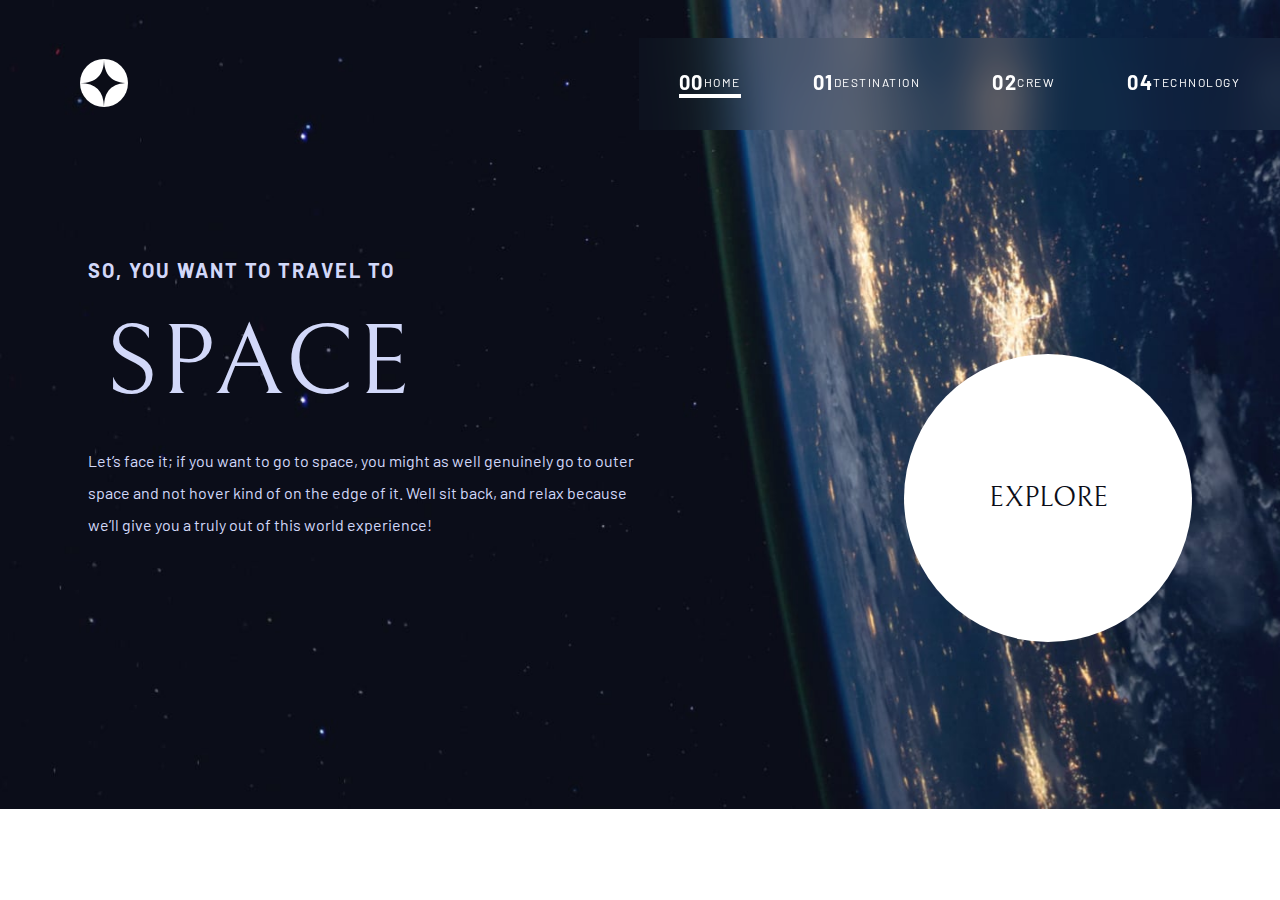
<file: index.html>
<!DOCTYPE html>
<html lang="en">
<head>
  <meta charset="UTF-8">
  <meta name="viewport" content="width=device-width, initial-scale=1.0">
  <link rel="stylesheet" href="css/style.css">
  <script src="js/main.js" defer></script>

  <link rel="icon" type="image/png" sizes="32x32" href="./assets/favicon-32x32.png">
  
  <title>Frontend Mentor | Space tourism website</title>
</head>
<body>
  <div class="body_wrapper">
      <nav class="navigaton_top">
          <div class="navigation__logo"><img src="starter-code/assets/shared/logo.svg" alt=""></div>
          <div class="nav">
            <ul class="navigation__menu">
                <li class="active navigation-list"><a href="#"><strong>00 </strong>Home</a> </li>
                <li class="navigation-list"><a href="destination.html"><strong>01 </strong>Destination</a></li>
                <li class="navigation-list"><a href="crew.html"><strong>02 </strong>Crew</a></li>
                <li class="navigation-list"><a href="technology.html"><strong>04 </strong>Technology</a></li>
            </ul>
        </div>
         <!-- Mobile -->
         <div class="nav_burger  " id="mySidenav" >
          <div  class="menu_btn--lines" id="menu_lines"></div>
      </div>
            
      </nav>
      <div class="index__main">
          <div class="index__main--content">
              <h1>  So, you want to travel to <br><span>Space</span></h1>
              <p>Let’s face it; if you want to go to space, you might as well genuinely go to 
                outer space and not hover kind of on the edge of it. Well sit back, and relax 
                because we’ll give you a truly out of this world experience!</p>
          </div>
          <div class="index__main--btn">
            <a href="destination.html"><div class="index__main--explore">Explore</div></a>
          </div>
            
          
      </div>
  </div>









</body>
</html>
</file>
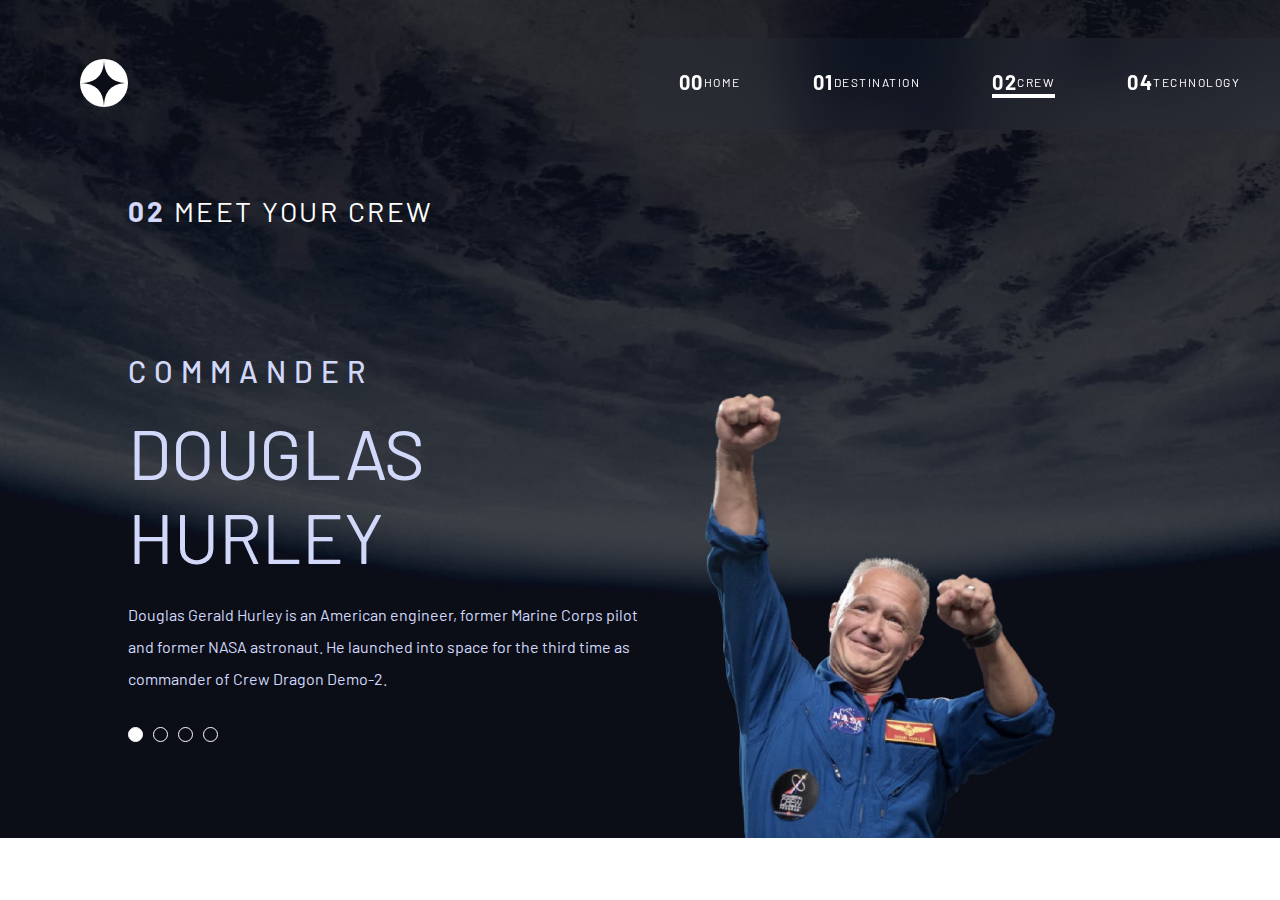
<file: crew.html>
<!DOCTYPE html>
<html lang="en">
<head>
    <meta charset="UTF-8">
    <meta http-equiv="X-UA-Compatible" content="IE=edge">
    <link rel="stylesheet" href="css/style.css">
    <script src="js/main.js" defer></script>
    <meta name="viewport" content="width=device-width, initial-scale=1.0">
    <title>Document</title>
</head>
<body>
    <div class="body_wrapper--crew">
        
        <nav class="navigaton_top">
            <div class="navigation__logo"><img src="starter-code/assets/shared/logo.svg" alt=""></div>
            <div class="nav">
              <ul class="navigation__menu">
                  <li class=" navigation-list"><a href="#"><strong>00 </strong>Home</a> </li>
                  <li class="navigation-list"><a href="destination.html"><strong>01 </strong>Destination</a></li>
                  <li class="navigation-list active"><a href="crew.html"><strong>02 </strong>Crew</a></li>
                  <li class="navigation-list"><a href="technology.html"><strong>04 </strong>Technology</a></li>
              </ul>
          </div>
           <!-- Mobile -->
           <div class="nav_burger  " id="mySidenav" >
            <div  class="menu_btn--lines" id="menu_lines"></div>
        </div>
              
        </nav>
        <div class="crew__main">
            <h2><span>02 </span>MEET YOUR CREW</h2>
            <div class="crew__main--grid">
                <div class="crew__main--content">               
                        <h4 id='crew__title'>COMMANDER</h4>
                        <h2 id='crew__name'>DOUGLAS HURLEY</h2>
                        <p id='crew__desc'>Douglas Gerald Hurley is an American engineer, former Marine Corps pilot and former NASA astronaut. He launched into space for the third time as commander of Crew Dragon Demo-2.</p>
                    <div class="crew__radio-btns">
                        <div class="radio-btn active "></div>
                        <div class="radio-btn"></div>
                        <div class="radio-btn "></div>
                        <div class="radio-btn"></div>
                    </div>              
                </div>
                <div class="crew__img"><img src="starter-code/assets/crew/image-douglas-hurley.webp" alt="" id="crew__member--img"></div>
            </div>
        </div>
          
         
</body>
</html>
</file>
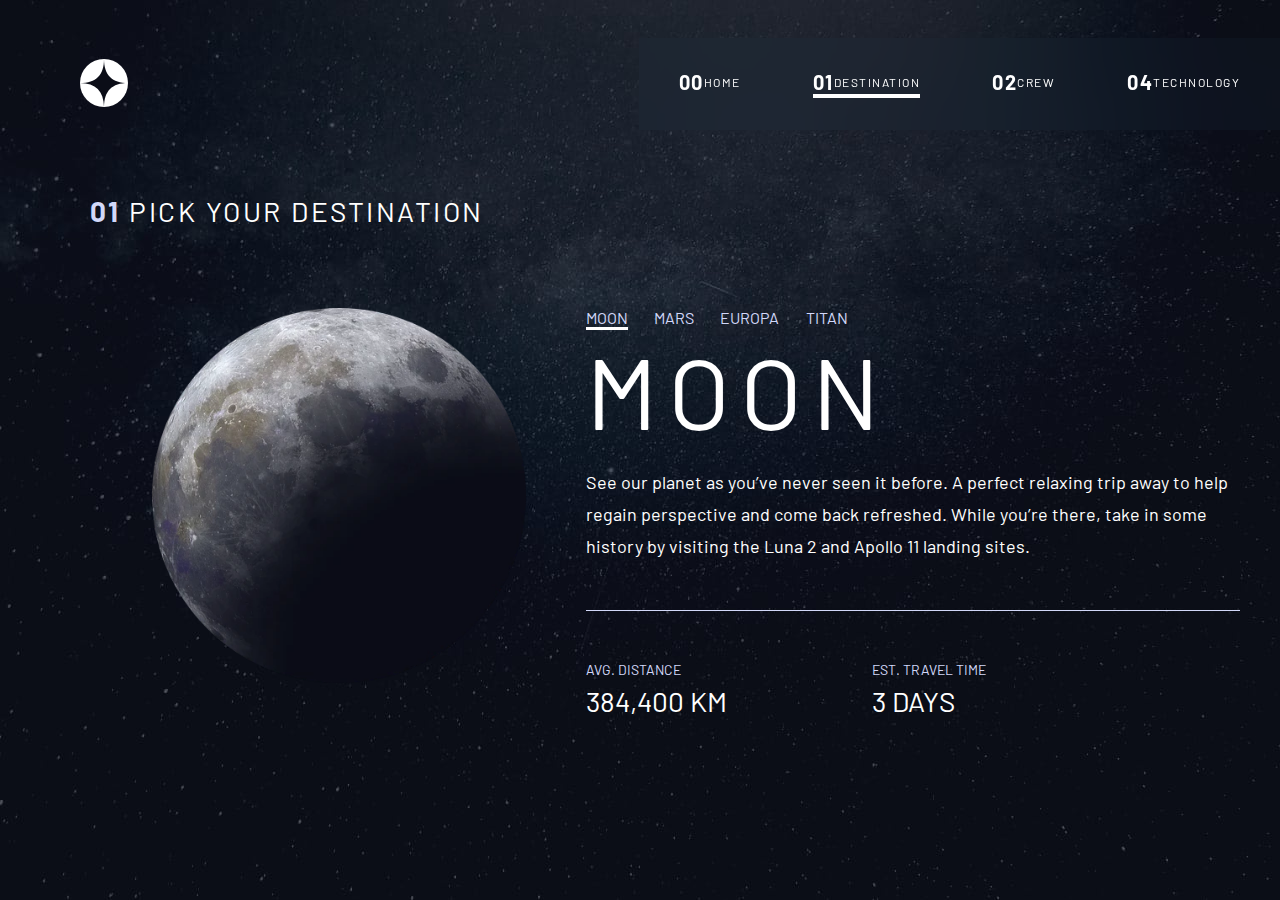
<file: destination.html>
<!DOCTYPE html>
<html lang="en">
<head>
    <meta charset="UTF-8">
    <meta http-equiv="X-UA-Compatible" content="IE=edge">
    <link rel="stylesheet" href="css/style.css">
    <script src="js/main.js" defer></script>
    <meta name="viewport" content="width=device-width, initial-scale=1.0">
    <title>Document</title>
</head>
<body>
    <div class="body_wrapper--destination">
        <nav class="navigaton_top">
            <div class="navigation__logo"><img src="starter-code/assets/shared/logo.svg" alt=""></div>
            <div class="nav">
              <ul class="navigation__menu">
                  <li class=" navigation-list"><a href="index.html"><strong>00 </strong>Home</a> </li>
                  <li class="navigation-list active"><a href="destination.html"><strong>01 </strong>Destination</a></li>
                  <li class="navigation-list"><a href="crew.html"><strong>02 </strong>Crew</a></li>
                  <li class="navigation-list"><a href="technology.html"><strong>04 </strong>Technology</a></li>
              </ul>
          </div>
           <!-- Mobile -->
           <div class="nav_burger  " id="mySidenav" >
            <div  class="menu_btn--lines" id="menu_lines"></div>
        </div>
              
        </nav>
        <div class="destination__main">
            <h2><span>01 </span>PICK YOUR DESTINATION</h2>
                <div class="destination__main--wrap">
                    <div class="destination__main--img">
                        <img src="starter-code/assets/destination/image-moon.webp" alt="" id="dest_img"> 
                    </div>                   
                        <div class="destination__main--content">
                                <ul class="destination__main--content-dest">
                                    <li class="destination-list active" id="Moon">Moon</li>
                                    <li class="destination-list" id="Mars">Mars</li>
                                    <li class="destination-list" id="Europa">Europa</li>
                                    <li class="destination-list" id="Titan">Titan</li>
                                </ul>
                                <h2 class="destination__main--content-planet">Moon</h2>
                                <p class="destination__main--content-description">See our planet as you’ve never seen it before. A perfect relaxing trip away to help regain perspective and come back refreshed. While you’re there, take in some history by visiting the Luna 2 and Apollo 11 landing sites.</p>
                                <div class="destination__main--content--info">
                                    <div class="info--1">
                                        <span class="info__name">AVG. DISTANCE</span><br>
                                        <span id="avg_dist">384,400 KM</span>
                                    </div>
                                    <div class="info--2">
                                        <span class="info__name">EST. TRAVEL TIME</span><br>
                                        <span id="est_time">3 DAYS</span>
                                    </div>
                            </div>
                        </div>
                        
                </div>
        </div>
    </div>
</body>
</html>
</file>
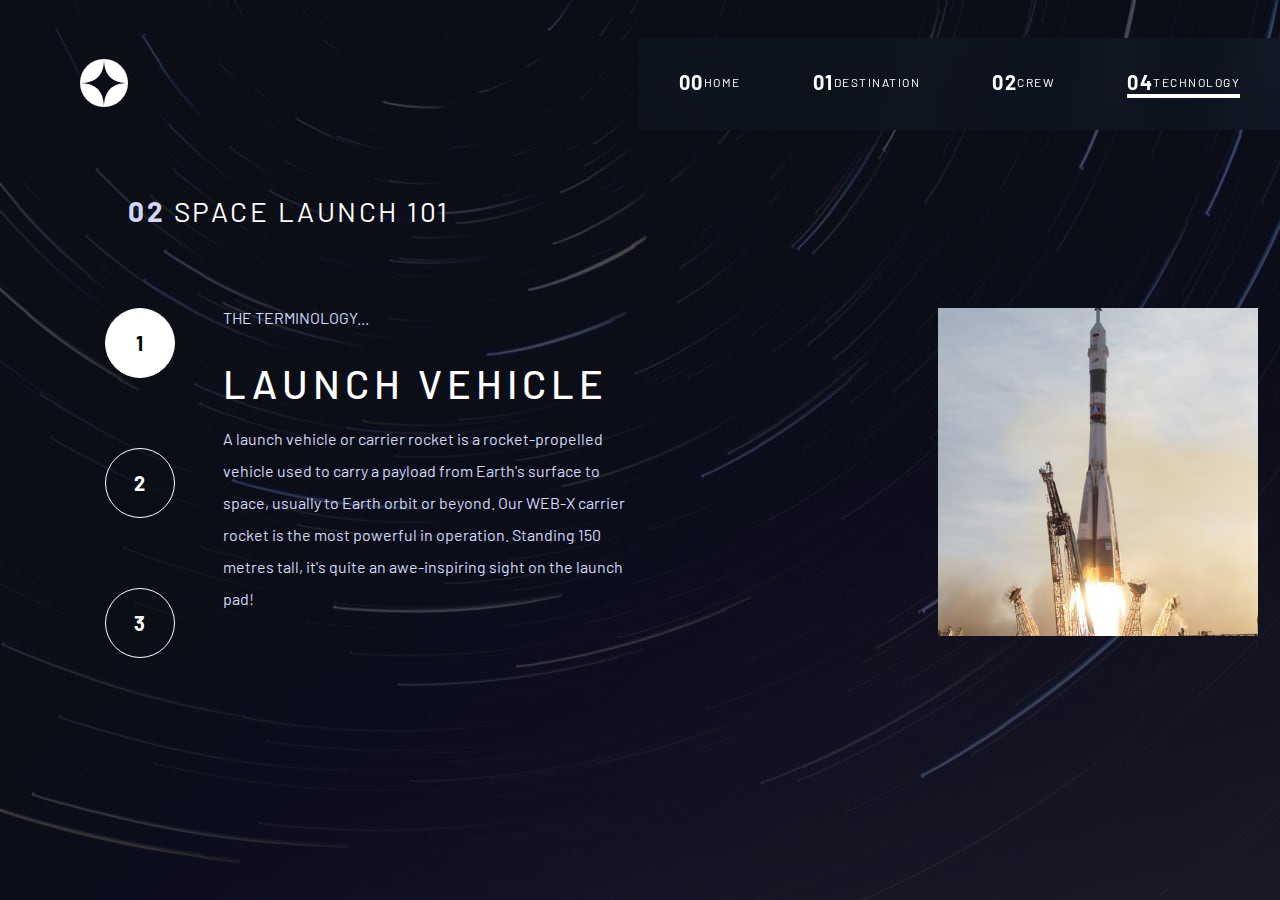
<file: technology.html>
<!DOCTYPE html>
<html lang="en">
<head>
    <meta charset="UTF-8">
    <meta http-equiv="X-UA-Compatible" content="IE=edge">
    <link rel="stylesheet" href="css/style.css">
    <script src="js/main.js" defer></script>
    <meta name="viewport" content="width=device-width, initial-scale=1.0">
    <title>Document</title>
</head>
<body>
    <div class="body_wrapper--techology">
        <nav class="navigaton_top">
            <div class="navigation__logo"><img src="starter-code/assets/shared/logo.svg" alt=""></div>
            <div class="nav">
              <ul class="navigation__menu">
                  <li class=" navigation-list"><a href="#"><strong>00 </strong>Home</a> </li>
                  <li class="navigation-list"><a href="destination.html"><strong>01 </strong>Destination</a></li>
                  <li class="navigation-list"><a href="crew.html"><strong>02 </strong>Crew</a></li>
                  <li class="navigation-list active"><a href="technology.html"><strong>04 </strong>Technology</a></li>
              </ul>
          </div>
           <!-- Mobile -->
           <div class="nav_burger  " id="mySidenav" >
            <div  class="menu_btn--lines" id="menu_lines"></div>
        </div>
              
        </nav>
        <div class="technology__main">
            <h2><span>02 </span>SPACE LAUNCH 101</h2>
            <div class="technology__main--box">               
                <div class="technology__btns">
                    <div class="technology-btn active">1</div>
                    <div class="technology-btn">2</div>
                    <div class="technology-btn">3</div>
                </div>
                <div class="technology__main--content">
                    <span>THE TERMINOLOGY...</span>
                    <h2 id="technology__title">LAUNCH VEHICLE</h2>
                    <p id="technology__desc">A launch vehicle or carrier rocket is a rocket-propelled vehicle used to carry a payload from Earth's surface to space, usually to Earth orbit or beyond. Our WEB-X carrier rocket is the most powerful in operation. Standing 150 metres tall, it's quite an awe-inspiring sight on the launch pad!</p>
                </div>
                <div class="technology__img"><img src="starter-code/assets/technology/image-launch-vehicle-portrait.jpg" alt="" id='tech__img'></div>
            </div>
        </div>


    </div>
</body>
</html>
</file>
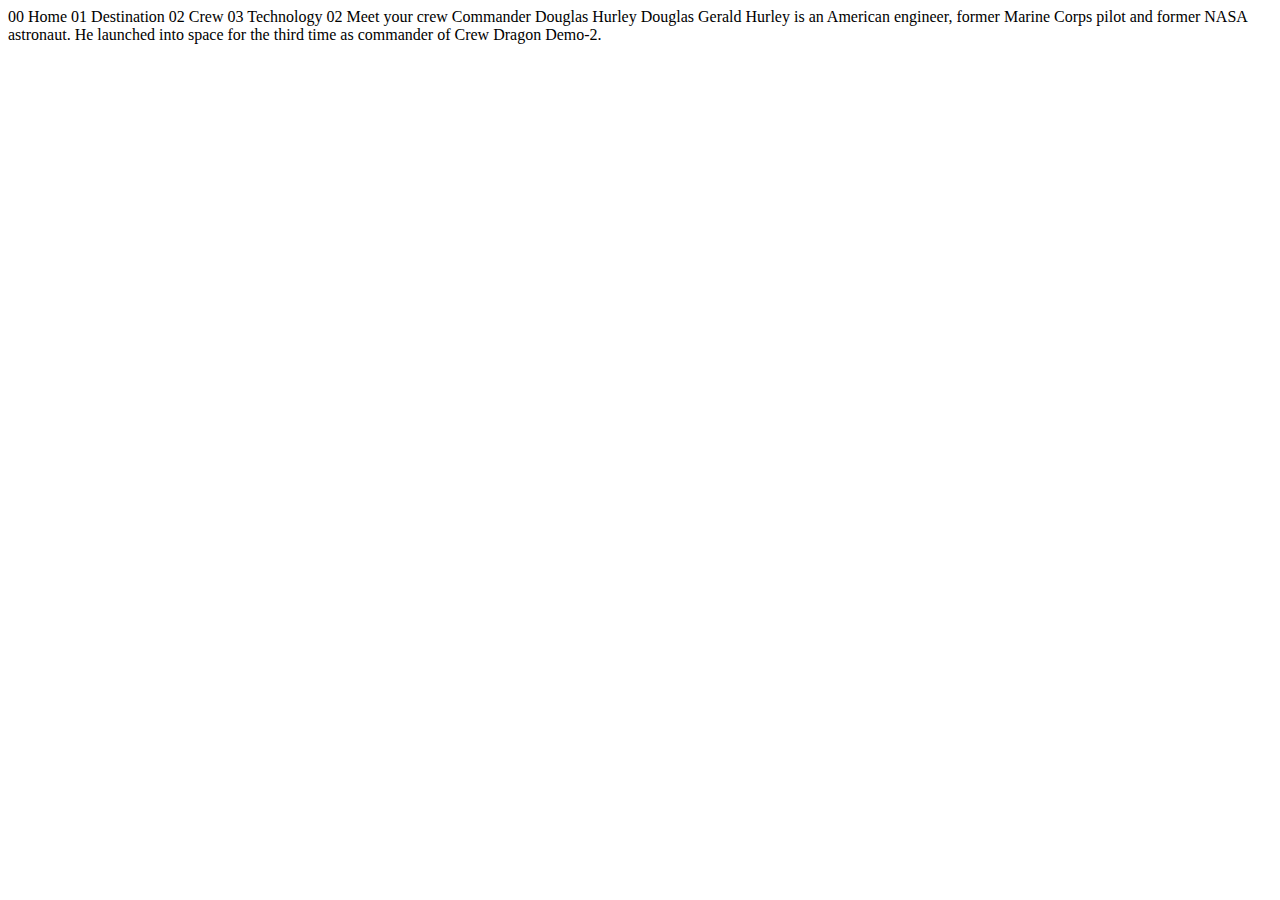
<file: starter-code/crew-commander.html>
<!DOCTYPE html>
<html lang="en">
<head>
  <meta charset="UTF-8">
  <meta name="viewport" content="width=device-width, initial-scale=1.0">

  <link rel="icon" type="image/png" sizes="32x32" href="./assets/favicon-32x32.png">
  
  <title>Frontend Mentor | Space tourism website</title>
</head>
<body>

  00 Home
  01 Destination
  02 Crew
  03 Technology

  02 Meet your crew

  Commander
  Douglas Hurley

  Douglas Gerald Hurley is an American engineer, former Marine Corps pilot 
  and former NASA astronaut. He launched into space for the third time as 
  commander of Crew Dragon Demo-2.
</body>
</html>
</file>
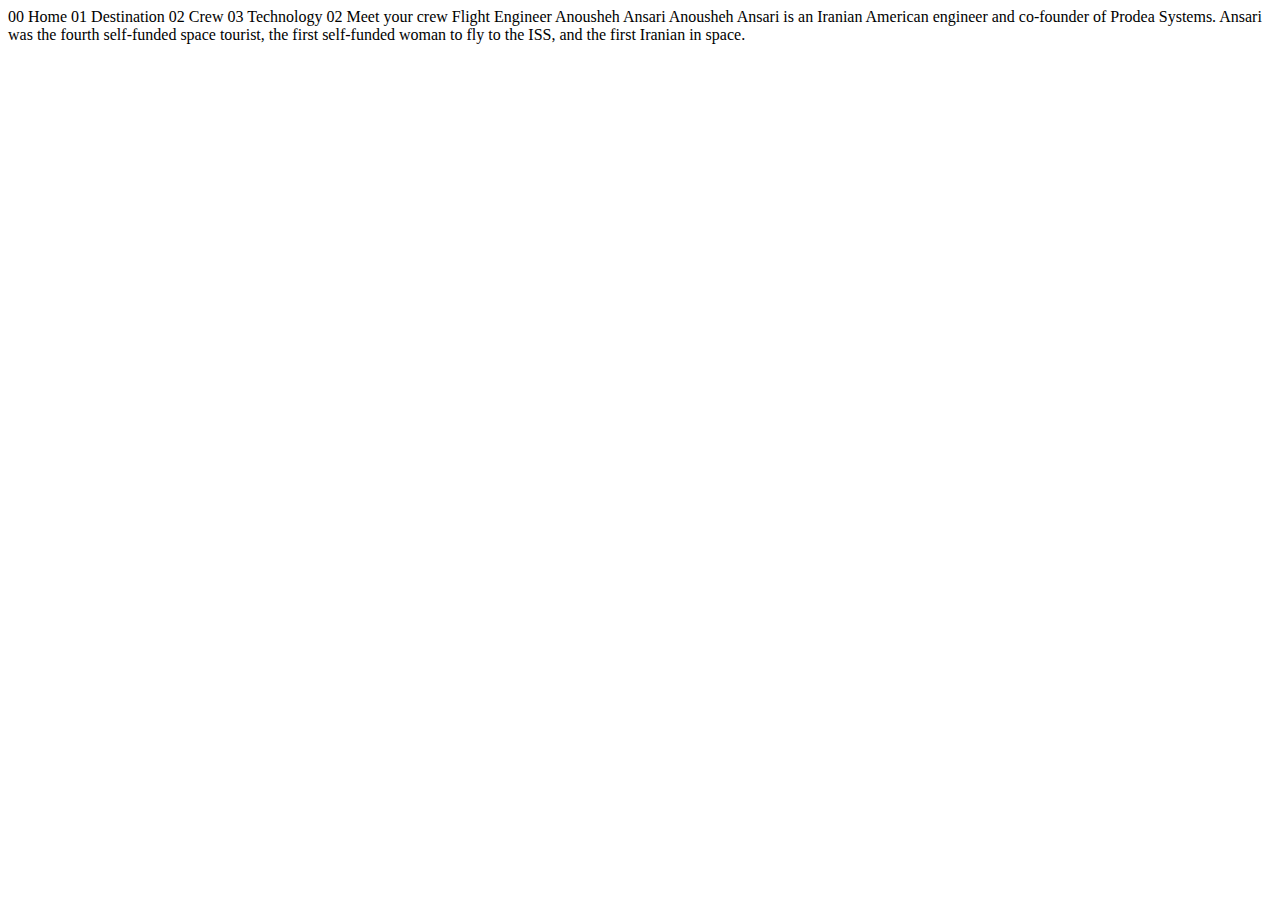
<file: starter-code/crew-engineer.html>
<!DOCTYPE html>
<html lang="en">
<head>
  <meta charset="UTF-8">
  <meta name="viewport" content="width=device-width, initial-scale=1.0">

  <link rel="icon" type="image/png" sizes="32x32" href="./assets/favicon-32x32.png">
  
  <title>Frontend Mentor | Space tourism website</title>
</head>
<body>

  00 Home
  01 Destination
  02 Crew
  03 Technology

  02 Meet your crew

  Flight Engineer
  Anousheh Ansari

  Anousheh Ansari is an Iranian American engineer and co-founder of Prodea Systems. 
  Ansari was the fourth self-funded space tourist, the first self-funded woman to 
  fly to the ISS, and the first Iranian in space. 
</body>
</html>
</file>
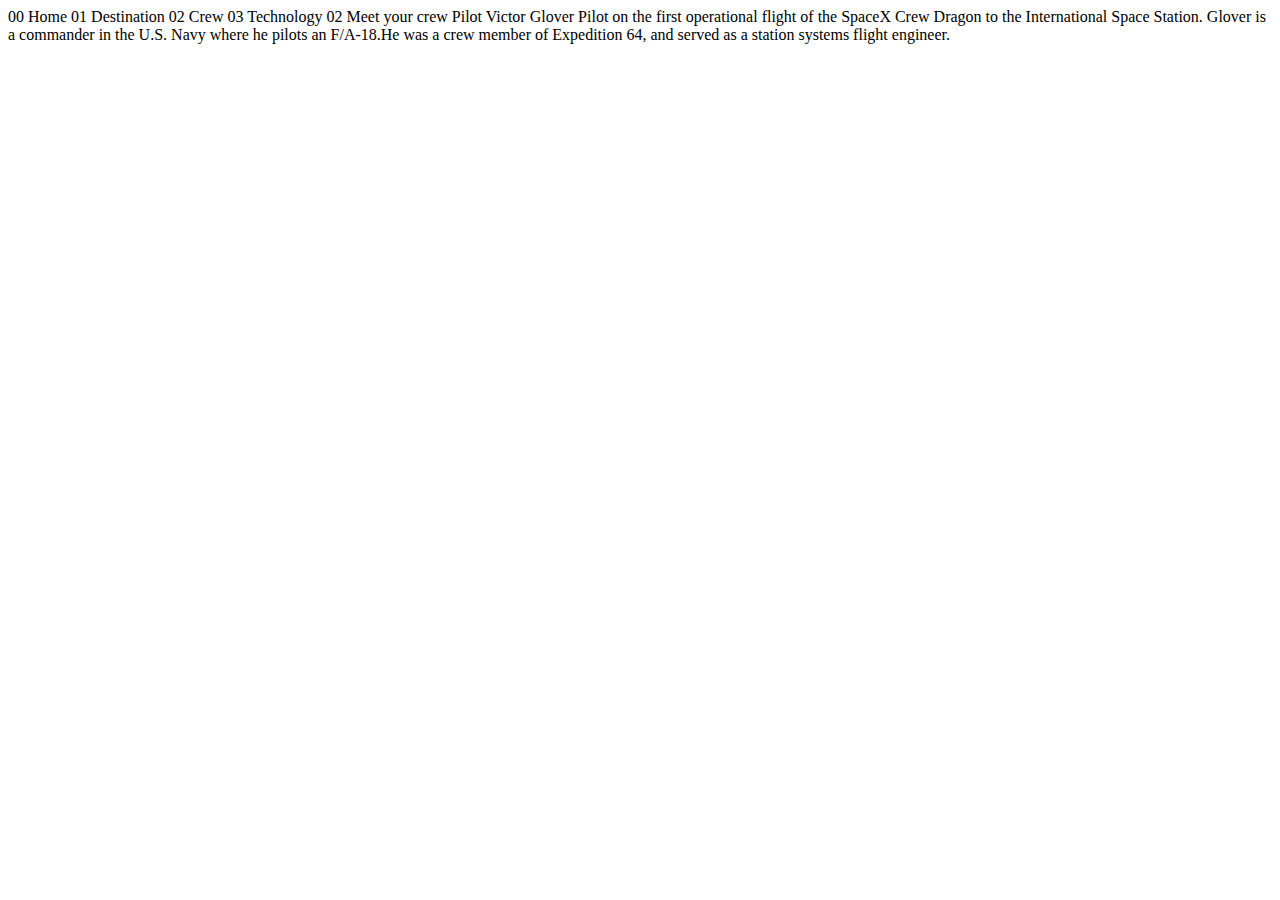
<file: starter-code/crew-pilot.html>
<!DOCTYPE html>
<html lang="en">
<head>
  <meta charset="UTF-8">
  <meta name="viewport" content="width=device-width, initial-scale=1.0">

  <link rel="icon" type="image/png" sizes="32x32" href="./assets/favicon-32x32.png">
  
  <title>Frontend Mentor | Space tourism website</title>
</head>
<body>

  00 Home
  01 Destination
  02 Crew
  03 Technology

  02 Meet your crew

  Pilot
  Victor Glover

  Pilot on the first operational flight of the SpaceX Crew Dragon to the 
  International Space Station. Glover is a commander in the U.S. Navy where 
  he pilots an F/A-18.He was a crew member of Expedition 64, and served as a 
  station systems flight engineer. 
</body>
</html>
</file>
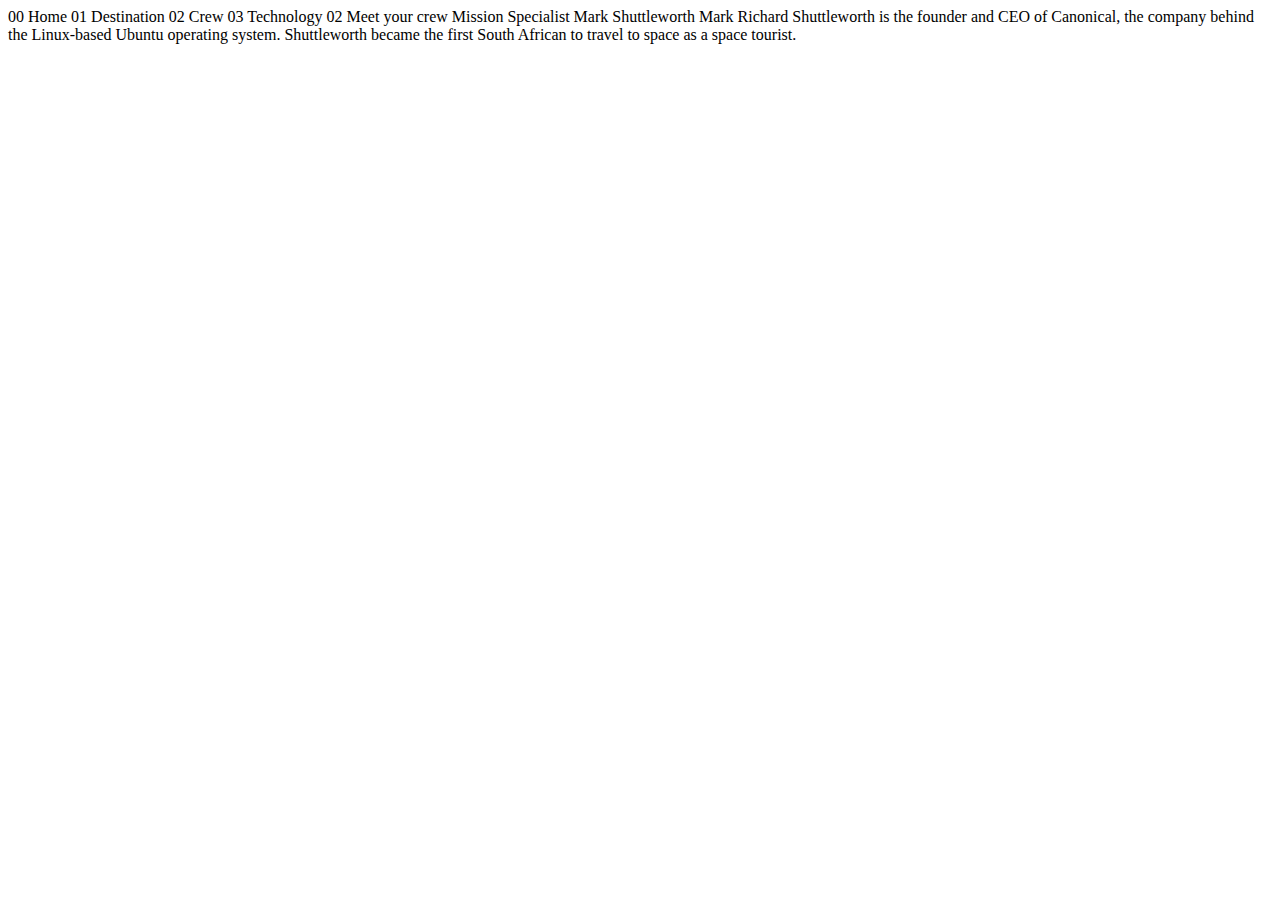
<file: starter-code/crew-specialist.html>
<!DOCTYPE html>
<html lang="en">
<head>
  <meta charset="UTF-8">
  <meta name="viewport" content="width=device-width, initial-scale=1.0">

  <link rel="icon" type="image/png" sizes="32x32" href="./assets/favicon-32x32.png">
  
  <title>Frontend Mentor | Space tourism website</title>
</head>
<body>

  00 Home
  01 Destination
  02 Crew
  03 Technology

  02 Meet your crew

  Mission Specialist
  Mark Shuttleworth

  Mark Richard Shuttleworth is the founder and CEO of Canonical, the company behind 
  the Linux-based Ubuntu operating system. Shuttleworth became the first South 
  African to travel to space as a space tourist.
</body>
</html>
</file>
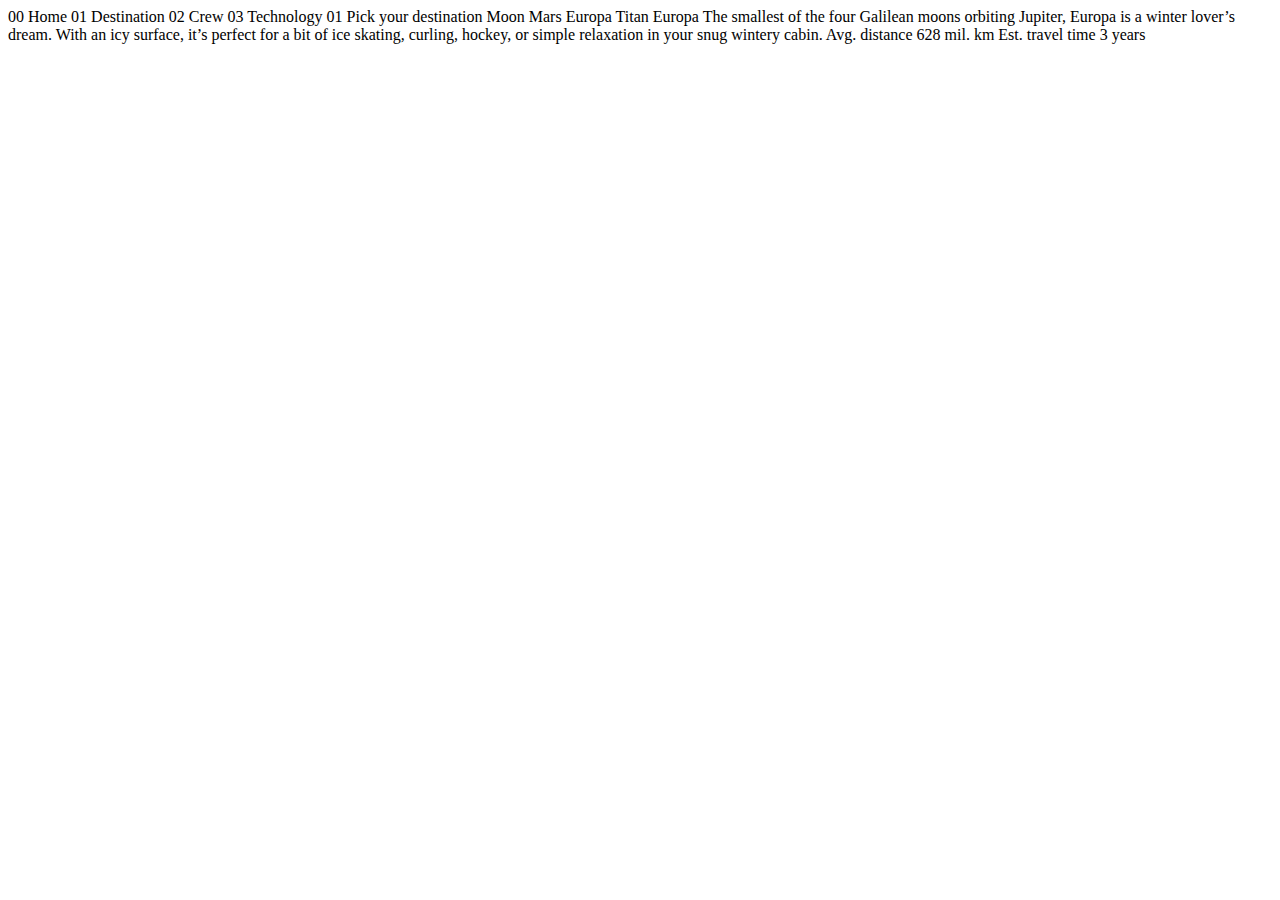
<file: starter-code/destination-europa.html>
<!DOCTYPE html>
<html lang="en">
<head>
  <meta charset="UTF-8">
  <meta name="viewport" content="width=device-width, initial-scale=1.0">

  <link rel="icon" type="image/png" sizes="32x32" href="./assets/favicon-32x32.png">
  
  <title>Frontend Mentor | Space tourism website</title>
</head>
<body>

  00 Home
  01 Destination
  02 Crew
  03 Technology

  01 Pick your destination

  Moon
  Mars
  Europa
  Titan

  Europa

  The smallest of the four Galilean moons orbiting Jupiter, Europa is a 
  winter lover’s dream. With an icy surface, it’s perfect for a bit of 
  ice skating, curling, hockey, or simple relaxation in your snug 
  wintery cabin.

  Avg. distance
  628 mil. km

  Est. travel time
  3 years
</body>
</html>
</file>
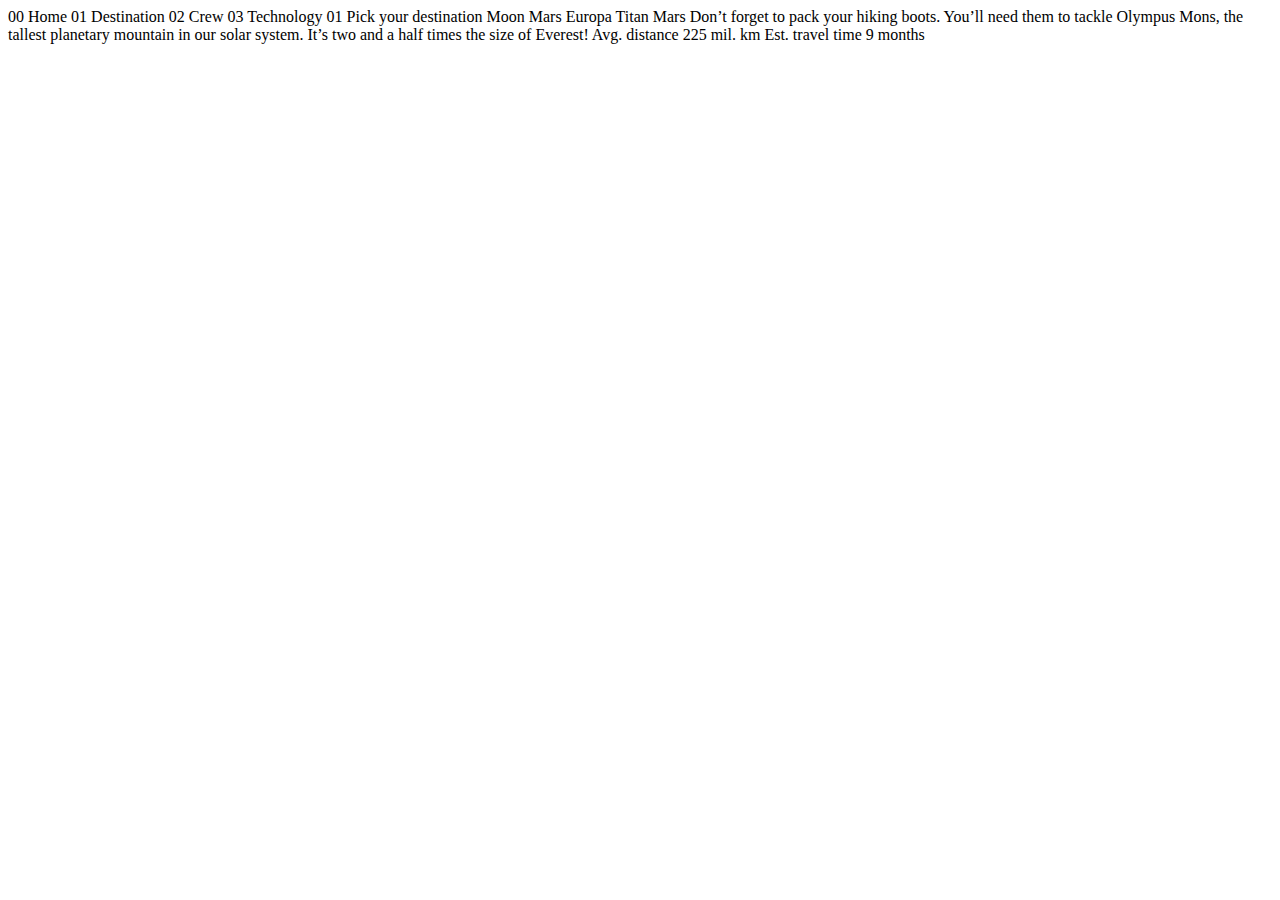
<file: starter-code/destination-mars.html>
<!DOCTYPE html>
<html lang="en">
<head>
  <meta charset="UTF-8">
  <meta name="viewport" content="width=device-width, initial-scale=1.0">

  <link rel="icon" type="image/png" sizes="32x32" href="./assets/favicon-32x32.png">
  
  <title>Frontend Mentor | Space tourism website</title>
</head>
<body>

  00 Home
  01 Destination
  02 Crew
  03 Technology

  01 Pick your destination

  Moon
  Mars
  Europa
  Titan

  Mars

  Don’t forget to pack your hiking boots. You’ll need them to tackle Olympus Mons, 
  the tallest planetary mountain in our solar system. It’s two and a half times 
  the size of Everest!

  Avg. distance
  225 mil. km

  Est. travel time
  9 months
</body>
</html>
</file>
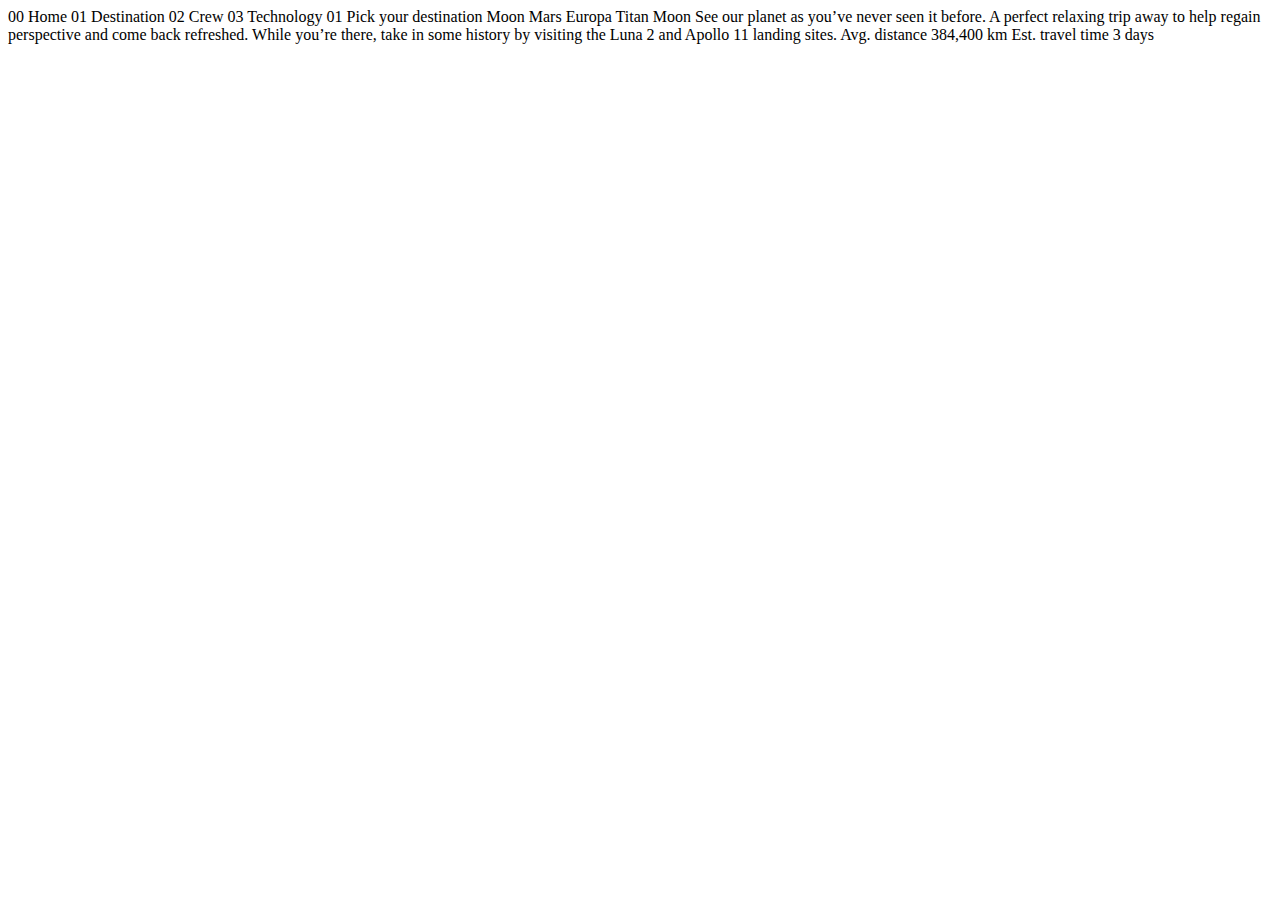
<file: starter-code/destination-moon.html>
<!DOCTYPE html>
<html lang="en">
<head>
  <meta charset="UTF-8">
  <meta name="viewport" content="width=device-width, initial-scale=1.0">

  <link rel="icon" type="image/png" sizes="32x32" href="./assets/favicon-32x32.png">
  
  <title>Frontend Mentor | Space tourism website</title>
</head>
<body>

  00 Home
  01 Destination
  02 Crew
  03 Technology

  01 Pick your destination

  Moon
  Mars
  Europa
  Titan

  Moon

  See our planet as you’ve never seen it before. A perfect relaxing trip away to help 
  regain perspective and come back refreshed. While you’re there, take in some history 
  by visiting the Luna 2 and Apollo 11 landing sites.

  Avg. distance
  384,400 km

  Est. travel time
  3 days
</body>
</html>
</file>
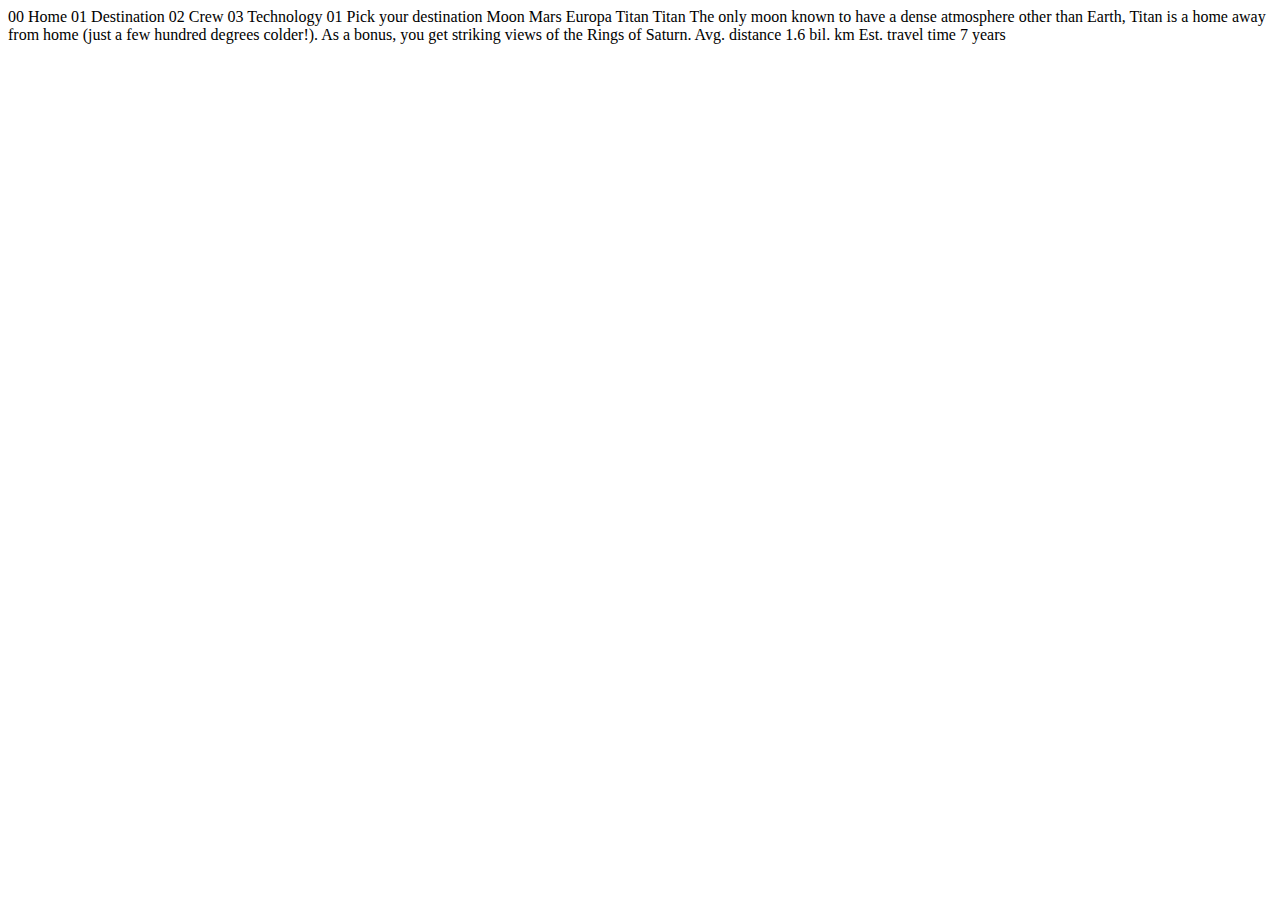
<file: starter-code/destination-titan.html>
<!DOCTYPE html>
<html lang="en">
<head>
  <meta charset="UTF-8">
  <meta name="viewport" content="width=device-width, initial-scale=1.0">

  <link rel="icon" type="image/png" sizes="32x32" href="./assets/favicon-32x32.png">
  
  <title>Frontend Mentor | Space tourism website</title>
</head>
<body>

  00 Home
  01 Destination
  02 Crew
  03 Technology

  01 Pick your destination

  Moon
  Mars
  Europa
  Titan

  Titan

  The only moon known to have a dense atmosphere other than Earth, Titan 
  is a home away from home (just a few hundred degrees colder!). As a 
  bonus, you get striking views of the Rings of Saturn.

  Avg. distance
  1.6 bil. km

  Est. travel time
  7 years
</body>
</html>
</file>
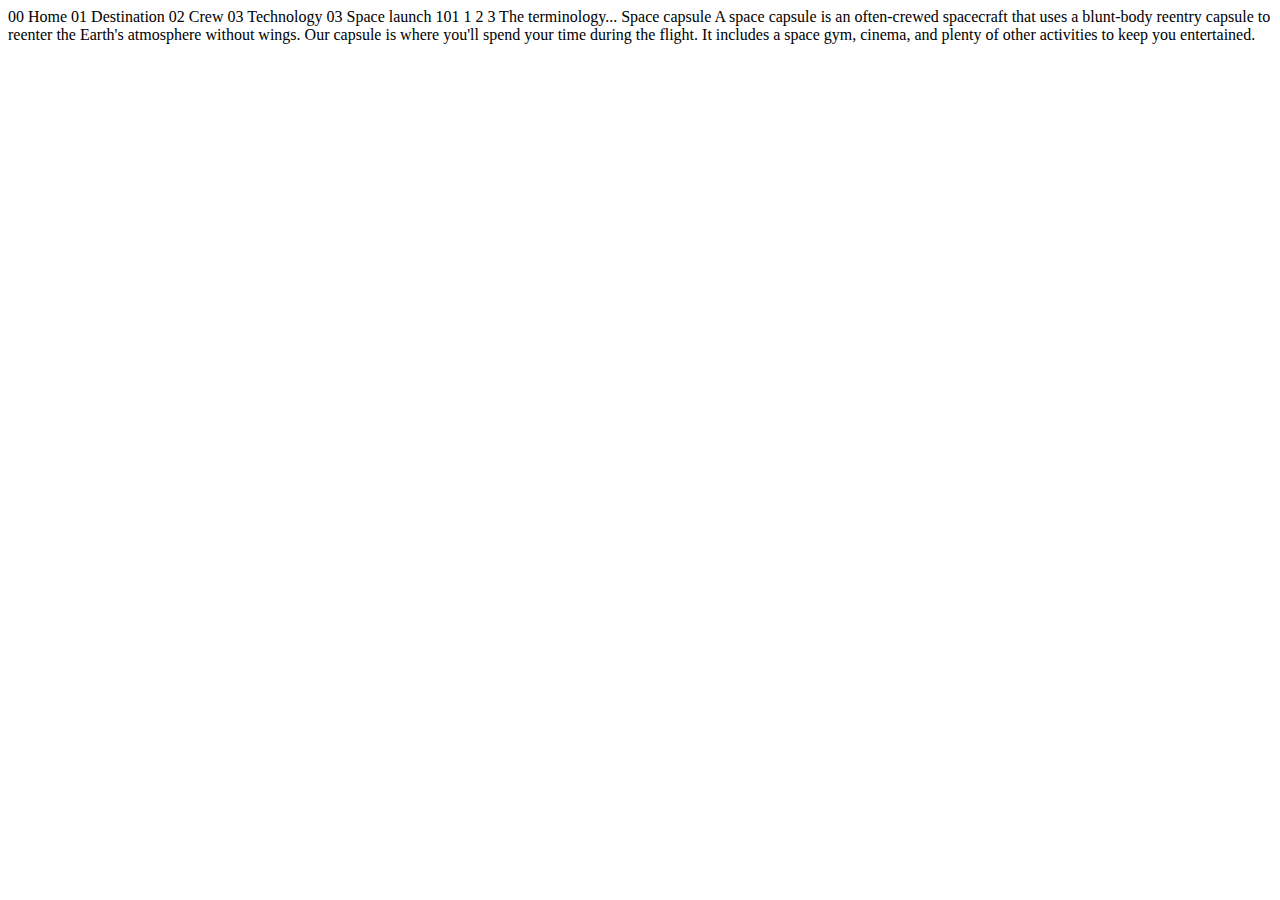
<file: starter-code/technology-capsule.html>
<!DOCTYPE html>
<html lang="en">
<head>
  <meta charset="UTF-8">
  <meta name="viewport" content="width=device-width, initial-scale=1.0">

  <link rel="icon" type="image/png" sizes="32x32" href="./assets/favicon-32x32.png">
  
  <title>Frontend Mentor | Space tourism website</title>
</head>
<body>

  00 Home
  01 Destination
  02 Crew
  03 Technology

  03 Space launch 101

  1
  2
  3

  The terminology...
  Space capsule

  A space capsule is an often-crewed spacecraft that uses a blunt-body reentry 
  capsule to reenter the Earth's atmosphere without wings. Our capsule is where 
  you'll spend your time during the flight. It includes a space gym, cinema, 
  and plenty of other activities to keep you entertained.
</body>
</html>
</file>
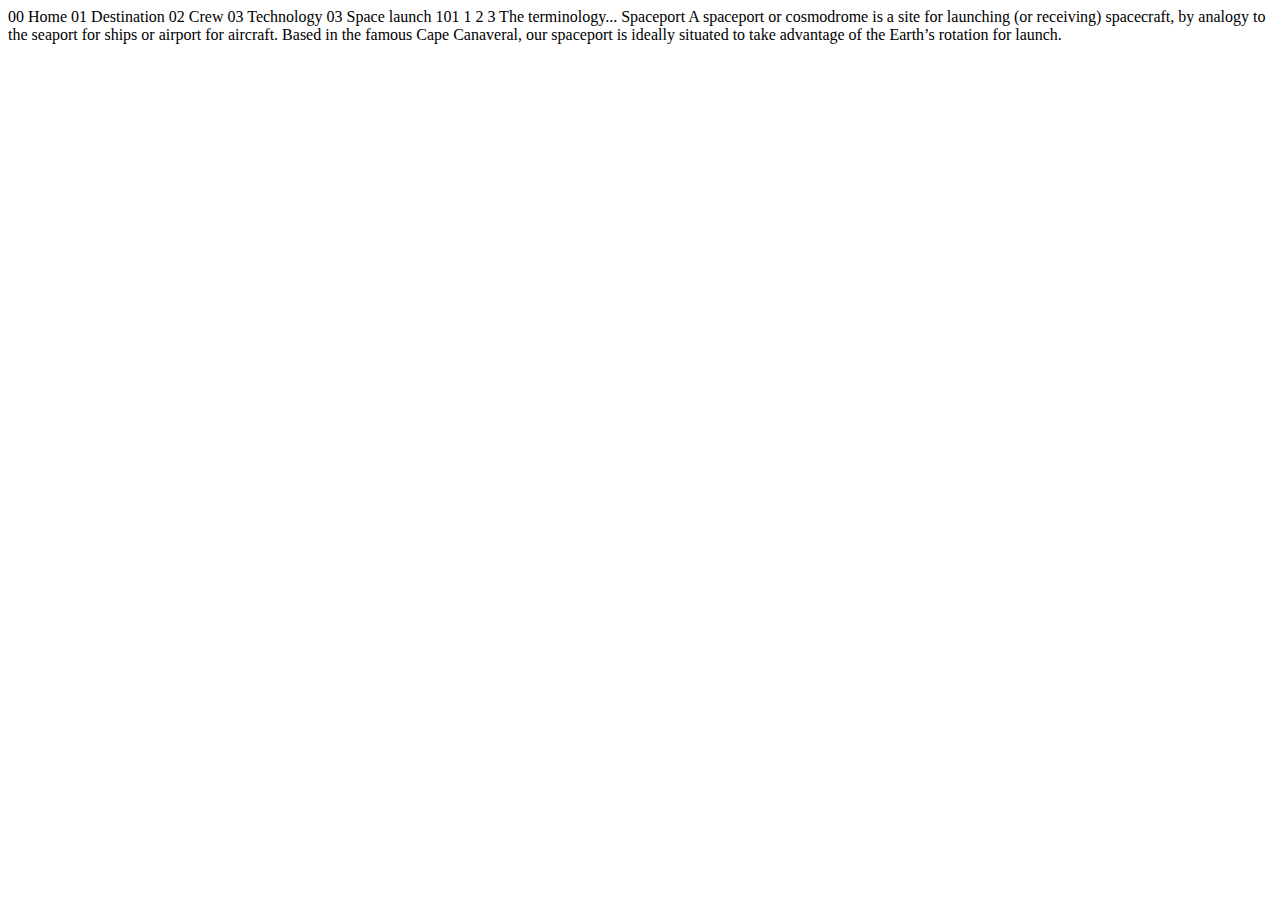
<file: starter-code/technology-spaceport.html>
<!DOCTYPE html>
<html lang="en">
<head>
  <meta charset="UTF-8">
  <meta name="viewport" content="width=device-width, initial-scale=1.0">

  <link rel="icon" type="image/png" sizes="32x32" href="./assets/favicon-32x32.png">
  
  <title>Frontend Mentor | Space tourism website</title>
</head>
<body>

  00 Home
  01 Destination
  02 Crew
  03 Technology

  03 Space launch 101

  1
  2
  3

  The terminology...
  Spaceport

  A spaceport or cosmodrome is a site for launching (or receiving) spacecraft, 
  by analogy to the seaport for ships or airport for aircraft. Based in the 
  famous Cape Canaveral, our spaceport is ideally situated to take advantage 
  of the Earth’s rotation for launch.
</body>
</html>
</file>
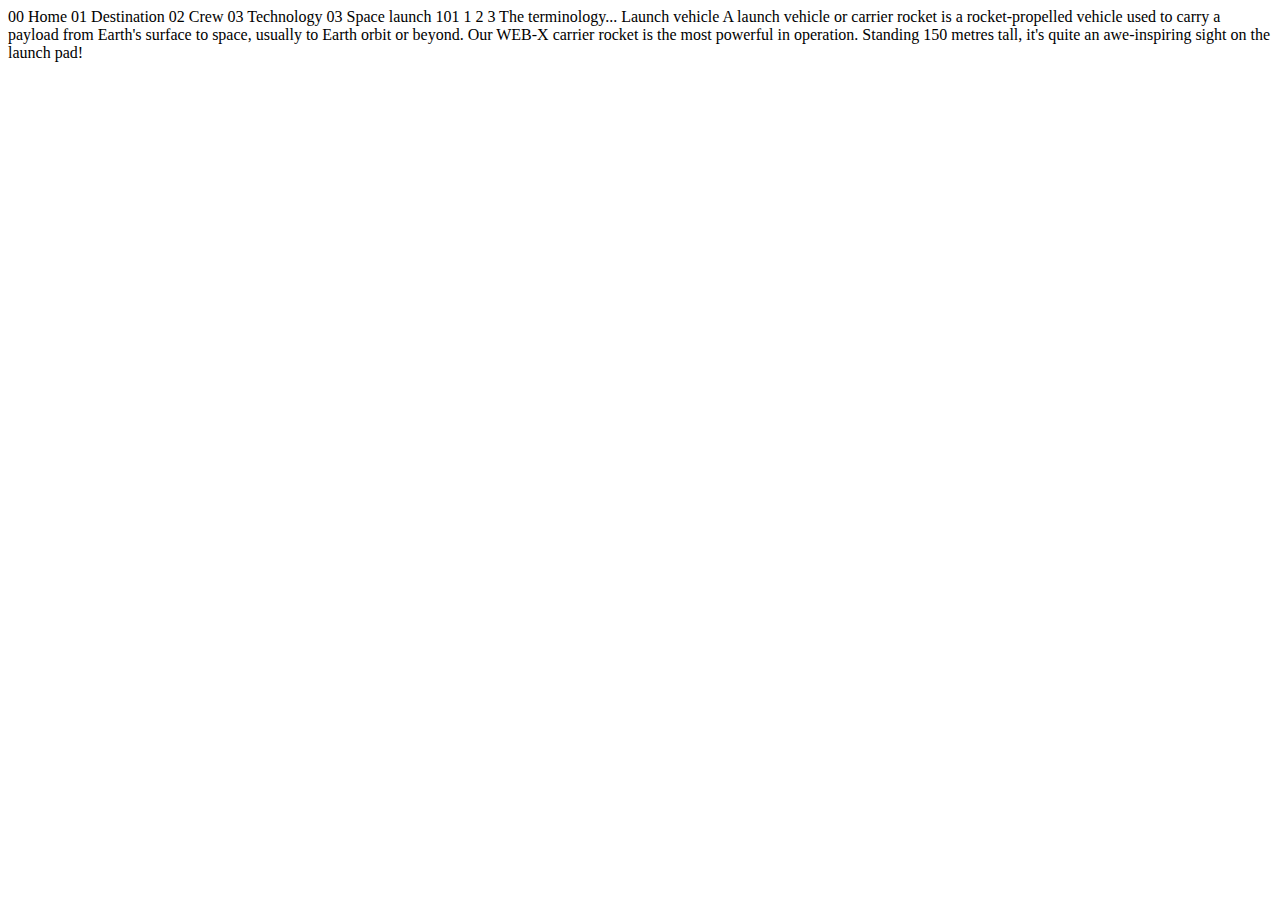
<file: starter-code/technology-vehicle.html>
<!DOCTYPE html>
<html lang="en">
<head>
  <meta charset="UTF-8">
  <meta name="viewport" content="width=device-width, initial-scale=1.0">

  <link rel="icon" type="image/png" sizes="32x32" href="./assets/favicon-32x32.png">
  
  <title>Frontend Mentor | Space tourism website</title>
</head>
<body>

  00 Home
  01 Destination
  02 Crew
  03 Technology

  03 Space launch 101

  1
  2
  3

  The terminology...
  Launch vehicle

  A launch vehicle or carrier rocket is a rocket-propelled vehicle used to carry a 
  payload from Earth's surface to space, usually to Earth orbit or beyond. Our 
  WEB-X carrier rocket is the most powerful in operation. Standing 150 metres tall, 
  it's quite an awe-inspiring sight on the launch pad!
</body>
</html>
</file>
<file: css/style.css>
@import url("https://fonts.googleapis.com/css2?family=Barlow:wght@400;500;700&family=Bellefair&family=Commissioner:wght@400;500;700&family=Kumbh+Sans:wght@400;700&display=swap");
@media screen and (max-width: 950px) {
  div.body_wrapper {
    background: url("../starter-code/assets/home/background-home-mobile.jpg") no-repeat center center/cover; }
  div.nav {
    position: absolute;
    left: 0;
    top: 0;
    width: 100%;
    height: 100vh;
    background-color: rgba(255, 255, 255, 0.9);
    transform: translateY(-100%);
    transition: all .7s ease;
    z-index: 200; }
    div.nav ul {
      flex-direction: column; }
    div.nav ul li a {
      color: #000; }
  ul.navigation__menu {
    gap: 2.8rem;
    align-items: flex-start; }
  div.nav_burger {
    display: flex; }
  div.nav.active {
    transform: translateY(0); }
  .nav_burger.active .menu_btn--lines {
    transform: translateX(-50%);
    background: transparent; }
  .nav_burger.active .menu_btn--lines::before {
    transform: rotate(45deg);
    background: #000; }
  .nav_burger.active .menu_btn--lines::after {
    transform: rotate(-45deg);
    background: #000; } }

@media screen and (max-width: 700px) {
  div.destination__main {
    background-image: url("../starter-code/assets/destination/background-destination-mobile.jpg") no-repeat center center/cover; }
  div.index__main {
    grid-template-columns: 1fr; }
  .index__main div.index__main--btn {
    align-self: center;
    justify-self: center;
    grid-template-columns: 1fr; }
  div.index__main {
    padding: 5rem 1rem; }
  .nav_burger {
    margin-top: 2rem; }
  div.index__main--content h1 span {
    margin-left: 0; }
  div.destination__main--wrap {
    flex-direction: column;
    padding: 0 1.5rem; } }

@media screen and (max-width: 900px) {
  div.crew__main--grid {
    grid-template-columns: 1fr; }
  div.crew__img {
    position: static; }
    div.crew__img > img {
      position: static;
      margin-left: 2.5rem;
      display: inherit;
      max-width: 40%;
      min-width: 250px; }
  div.crew__main--content {
    padding: 0 1rem;
    margin: 0; }
  div.technology__main--box {
    grid-template-columns: repeat(3, 1fr); }
  div.technology__img {
    grid-column: 1/-1; }
  div.technology__main--box {
    padding: 0; }
  div.technology__main--content {
    grid-column: span 1;
    min-width: 200px; }
  div.technology__btns {
    margin: auto; }
    div.technology__btns > div {
      width: 45px;
      height: 45px; } }

* {
  padding: 0;
  margin: 0;
  box-sizing: border-box; }

html {
  overflow-x: hidden; }

body {
  overflow-x: hidden;
  height: 100vh;
  font-family: 'Barlow', sans-serif; }

li {
  list-style-type: none;
  color: #fff; }

a {
  text-decoration: none;
  color: #fff; }

.body_wrapper {
  background: url("../starter-code/assets/home/background-home-desktop.jpg") no-repeat center/cover;
  padding: 3% 0; }

.navigaton_top {
  display: flex;
  align-items: center;
  justify-content: space-between; }

.nav_burger {
  display: none;
  height: 30px;
  width: 30px;
  cursor: pointer;
  z-index: 1000;
  margin-right: 2rem; }

div.menu_btn--lines {
  display: block;
  width: 23px;
  height: 3px;
  border-radius: 5px;
  transition: all .5s ease-in-out;
  position: relative;
  background-color: #fff; }
  div.menu_btn--lines::after, div.menu_btn--lines::before {
    display: block;
    content: '';
    position: absolute;
    width: 23px;
    height: 3px;
    border-radius: 5px;
    transition: all .5s ease-in-out;
    background-color: #fff;
    margin-right: 5rem; }
  div.menu_btn--lines::before {
    transform: translateY(-6px); }
  div.menu_btn--lines::after {
    transform: translateY(6px); }

.nav {
  background-color: rgba(42, 64, 90, 0.1);
  backdrop-filter: blur(1.5rem);
  display: flex;
  align-items: center;
  justify-content: center; }

.navigation__menu {
  display: flex;
  justify-content: flex-end;
  align-items: center;
  gap: 4.5rem;
  padding: 2rem 2.5rem; }
  .navigation__menu li {
    display: flex;
    align-items: center;
    justify-content: center;
    text-transform: uppercase;
    gap: 2rem;
    cursor: pointer;
    transition: all .3s ease;
    border-bottom: 4px solid rgba(42, 64, 90, 0); }
    .navigation__menu li {
      font-size: 12px; }
      @media screen and (min-width: 320px) {
        .navigation__menu li {
          font-size: calc(12px + strip-unit(4px) * ((100vw - 320px) / strip-unit(1180px))); } }
      @media screen and (min-width: 1500px) {
        .navigation__menu li {
          font-size: 16px; } }
    .navigation__menu li.active {
      border-color: #fff; }
    .navigation__menu li:hover {
      border-color: rgba(255, 255, 255, 0.548); }
    .navigation__menu li strong {
      font-size: 20px;
      vertical-align: top; }
    .navigation__menu li a {
      letter-spacing: 1.5px;
      display: flex;
      align-items: center;
      justify-content: center; }

.navigation__logo {
  flex: 1; }
  .navigation__logo img {
    margin-left: 5rem; }

.index__main {
  display: grid;
  grid-template-columns: 1fr 1fr;
  max-width: 1200px;
  margin: 0 auto;
  padding: 8rem 3rem; }

.index__main--content {
  color: #d2d8f9; }
  .index__main--content h1 {
    text-transform: uppercase;
    font-weight: 700;
    letter-spacing: 2px; }
    .index__main--content h1 {
      font-size: 20px; }
      @media screen and (min-width: 320px) {
        .index__main--content h1 {
          font-size: calc(20px + strip-unit(8px) * ((100vw - 320px) / strip-unit(1180px))); } }
      @media screen and (min-width: 1500px) {
        .index__main--content h1 {
          font-size: 28px; } }
    .index__main--content h1 span {
      display: inline-block;
      font-weight: 400;
      margin-left: 3%;
      padding: 1.5rem 0;
      font-family: 'Bellefair', serif; }
      .index__main--content h1 span {
        font-size: 100px; }
        @media screen and (min-width: 320px) {
          .index__main--content h1 span {
            font-size: calc(100px + strip-unit(50px) * ((100vw - 320px) / strip-unit(1180px))); } }
        @media screen and (min-width: 1500px) {
          .index__main--content h1 span {
            font-size: 150px; } }
  .index__main--content p {
    line-height: 32px; }
    .index__main--content p {
      font-size: 16px; }
      @media screen and (min-width: 320px) {
        .index__main--content p {
          font-size: calc(16px + strip-unit(2px) * ((100vw - 320px) / strip-unit(1180px))); } }
      @media screen and (min-width: 1500px) {
        .index__main--content p {
          font-size: 18px; } }

div.index__main--btn {
  display: grid;
  grid-template-rows: auto auto;
  grid-template-columns: repeat(3, 1fr);
  row-gap: 6rem; }
  div.index__main--btn a {
    grid-row: 2;
    grid-column: 3; }

.index__main--explore {
  background-color: #fff;
  max-width: 18rem;
  max-height: 18rem;
  min-width: 16rem;
  min-height: 16rem;
  width: 30vw;
  height: 30vw;
  border-radius: 50%;
  position: relative;
  display: flex;
  justify-content: center;
  align-items: center;
  font-weight: 400;
  text-transform: uppercase;
  font-family: 'Bellefair', serif;
  color: #0c0e18;
  z-index: 2;
  cursor: pointer; }
  .index__main--explore {
    font-size: 28px; }
    @media screen and (min-width: 320px) {
      .index__main--explore {
        font-size: calc(28px + strip-unit(4px) * ((100vw - 320px) / strip-unit(1180px))); } }
    @media screen and (min-width: 1500px) {
      .index__main--explore {
        font-size: 32px; } }
  .index__main--explore::after {
    content: '';
    display: block;
    width: 100%;
    height: 100%;
    background-color: #fff;
    position: absolute;
    z-index: -1;
    border-radius: 50%;
    opacity: 0;
    transition: all .7s ease-in-out; }
  .index__main--explore:hover::after {
    transform: scale(1.5);
    opacity: .1; }

.body_wrapper--destination {
  background: url("../starter-code/assets/destination/background-destination-desktop.jpg") no-repeat center/cover;
  min-height: 100%;
  padding-top: 3%;
  position: relative;
  color: #fff; }

.destination__main > h2 {
  font-weight: 400;
  letter-spacing: 2.5px;
  margin: 4rem 0 5rem 7%;
  font-size: 28px; }
  .destination__main > h2 span {
    color: #d2d8f9;
    font-weight: 700; }

.destination__main--wrap {
  display: flex;
  padding: 0 2.5rem; }

.destination__main {
  padding-bottom: 5%; }
  .destination__main--img {
    margin-left: 7rem; }
    .destination__main--img img {
      max-width: 90%; }
      .destination__main--img img.active {
        animation: fadeIn .5s ease-in; }
  .destination__main--content {
    margin-left: 1.5%;
    display: flex;
    flex-direction: column; }
    .destination__main--content-dest {
      display: flex;
      align-items: center;
      justify-content: space-between;
      text-transform: uppercase;
      cursor: pointer;
      gap: 1.5rem;
      width: 40%; }
      .destination__main--content-dest li.active {
        border-bottom: 3px solid #fff; }
      .destination__main--content-dest li {
        transition: all .2s ease;
        border-bottom: 3px solid rgba(255, 255, 255, 0);
        color: #d2d8f9; }
      .destination__main--content-dest li:hover {
        border-color: rgba(255, 255, 255, 0.548); }
    .destination__main--content h2 {
      font-size: 100px;
      text-transform: uppercase;
      font-weight: 400;
      max-width: 500px;
      letter-spacing: 10px;
      padding-bottom: 1rem; }
    .destination__main--content p {
      max-width: 700px;
      font-size: 18px;
      line-height: 32px;
      padding-bottom: 3rem;
      border-bottom: 1px solid #d2d8f9; }

.destination__main--content--info {
  display: flex;
  align-items: center;
  justify-content: space-between;
  margin-top: 3rem;
  max-width: 400px;
  gap: 3rem; }
  .destination__main--content--info .info__name {
    font-size: 14px;
    color: #d2d8f9; }
  .destination__main--content--info span:nth-of-type(2) {
    display: inline-block;
    padding-top: .2em;
    font-size: 28px; }

.body_wrapper--crew {
  background: url("../starter-code/assets/crew/background-crew-desktop.jpg") no-repeat center/cover;
  padding-top: 3%;
  color: #fff;
  overflow: hidden; }

.crew__main {
  max-width: 1800px;
  padding-bottom: 6rem; }
  .crew__main > h2 {
    font-weight: 400;
    letter-spacing: 2.5px;
    margin: 4rem 0 5rem 8rem;
    font-size: 28px; }
    .crew__main > h2 span {
      color: #d2d8f9;
      font-weight: 700; }

.crew__main--grid {
  display: grid;
  grid-template-columns: 1fr 1fr; }

.crew__main--content {
  margin-left: 8rem;
  color: #d2d8f9; }
  .crew__main--content h4 {
    font-size: 30px;
    font-weight: 500;
    letter-spacing: 8px;
    padding: 1.5em 0 0;
    text-transform: uppercase; }
  .crew__main--content h2 {
    font-size: 70px;
    font-weight: 400;
    padding: .3em 0;
    text-transform: uppercase; }
  .crew__main--content p {
    max-width: 600px;
    font-size: 16px;
    line-height: 2em; }
  .crew__main--content .crew__radio-btns {
    display: flex;
    align-items: center;
    justify-content: space-between;
    width: 15%;
    min-width: 90px;
    margin-top: 2rem; }
    .crew__main--content .crew__radio-btns > div {
      height: 15px;
      width: 15px;
      background-color: transparent;
      border: 1px solid #fff;
      border-radius: 50%;
      cursor: pointer;
      transition: all .3s ease; }
      .crew__main--content .crew__radio-btns > div.active {
        background-color: #fff; }

.crew__img {
  position: relative; }
  .crew__img > img {
    position: absolute;
    bottom: -30%;
    left: 10%;
    max-width: 55%;
    object-fit: cover;
    min-width: 250px; }

.crew__container {
  max-width: 1800px; }

.body_wrapper--techology {
  background: url("../starter-code/assets/technology/background-technology-desktop.jpg") no-repeat center/cover;
  min-height: 100%;
  padding-top: 3%;
  color: #fff; }

.technology__main {
  max-width: 1800px;
  padding-bottom: 5rem;
  margin: 0 auto; }
  .technology__main > h2 {
    font-weight: 400;
    letter-spacing: 2.5px;
    margin: 4rem 0 5rem 8rem;
    font-size: 28px; }
    .technology__main > h2 span {
      color: #d2d8f9;
      font-weight: 700; }

.technology__main--box {
  display: grid;
  grid-template-columns: repeat(8, 1fr);
  padding: 0 5rem;
  gap: 1.5rem; }

.technology__btns {
  display: flex;
  flex-direction: column;
  align-items: center;
  justify-content: space-between;
  height: 350px; }
  .technology__btns > div {
    width: 70px;
    height: 70px;
    background-color: transparent;
    border-radius: 50%;
    border: 1px solid #fff;
    color: #fff;
    display: flex;
    align-items: center;
    justify-content: center;
    font-weight: 700;
    cursor: pointer;
    transition: all .4s ease;
    font-size: 20px; }
    .technology__btns > div.active {
      background-color: #fff;
      color: #000; }

.technology__main--content {
  grid-column: span 3;
  min-width: 320px; }
  .technology__main--content span {
    display: inline-block;
    font-weight: 400;
    color: #d2d8f9;
    margin-bottom: 1em; }
  .technology__main--content h2 {
    font-weight: 500;
    letter-spacing: 5px;
    padding: .4em 0;
    text-transform: uppercase; }
    .technology__main--content h2 {
      font-size: 40px; }
      @media screen and (min-width: 320px) {
        .technology__main--content h2 {
          font-size: calc(40px + strip-unit(15px) * ((100vw - 320px) / strip-unit(1180px))); } }
      @media screen and (min-width: 1500px) {
        .technology__main--content h2 {
          font-size: 55px; } }
  .technology__main--content p {
    line-height: 2em;
    font-size: 16px;
    color: #d2d8f9; }

.technology__img {
  width: 100%;
  grid-column: 7/-1; }
  .technology__img > img {
    width: 110%;
    min-width: 320px; }

.nav-btn-mob {
  color: #fff;
  z-index: 22;
  display: none; }

.navigation__menu.active {
  position: fixed;
  right: 0;
  width: 100%;
  min-height: 20vh;
  display: block; }
  .navigation__menu.active > li {
    line-height: 2em; }
</file>
